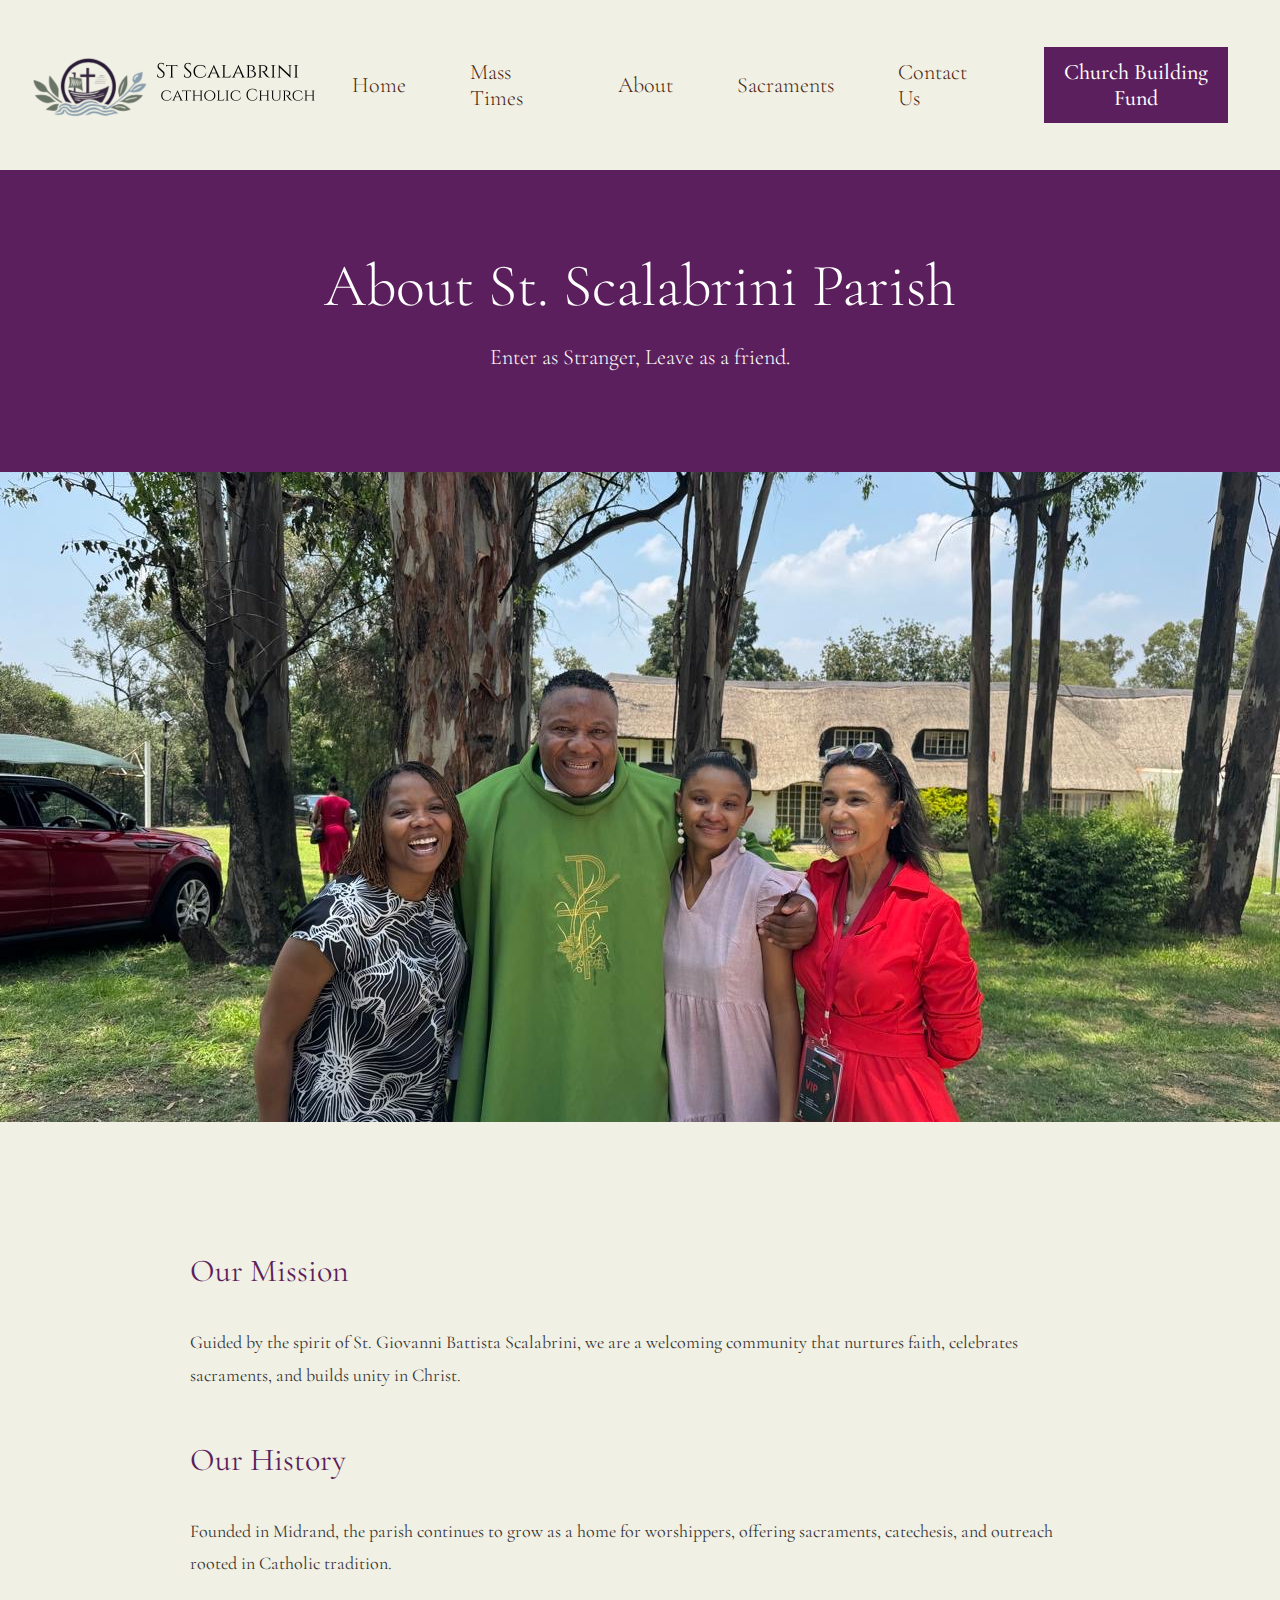
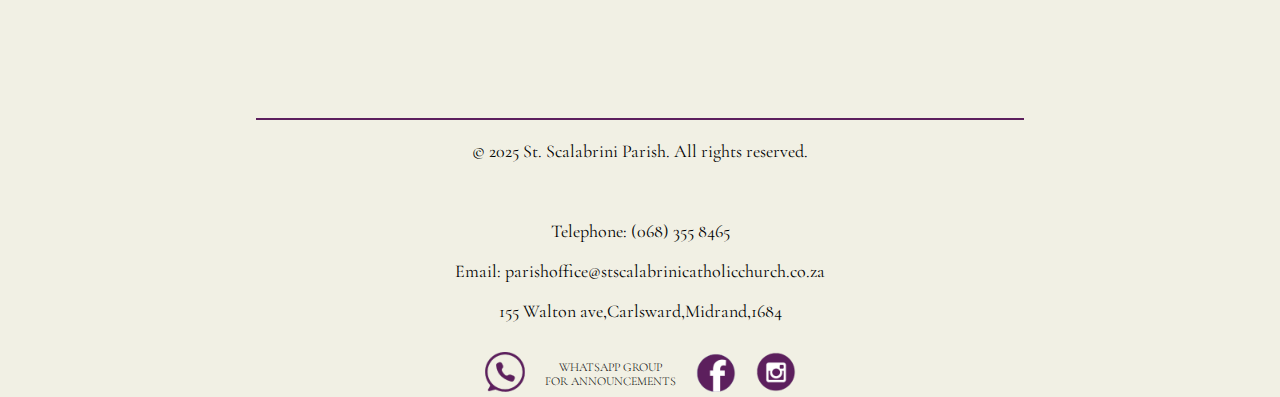
<file: scalabriniParish/about.html>
<!DOCTYPE html>
<html lang="en">
<head>
  <meta charset="UTF-8">
  <meta name="viewport" content="width=device-width, initial-scale=1.0">
  <title>About | St. Scalabrini Parish</title>
  <link rel="stylesheet" href="style.css">
  <link href="https://fonts.googleapis.com/css2?family=Cormorant+Garamond:wght@300;400;500&family=Roboto:wght@300;400;500&display=swap" rel="stylesheet">
</head>
<body>
  <!-- Navbar -->
  <nav class="navbar">
    <a href="index.html" class="home-link">
      <img src="images/stscalabrinilogo.png" class="home-icon" alt="Parish Icon">
    </a>
    <ul class="nav-links">
      <li class="close-btn">✕</li>
       <li><a href="index.html">Home</a></li>
      <li><a href="index.html#schedule">Mass Times</a></li>
      <li><a href="about.html" class="active">About</a></li>
      <li><a href="sacraments.html">Sacraments</a></li>
      <li><a href="contactus.html">Contact Us</a></li>
      <li>
        <div id="donate-button"><a href="churchBuilding.html">Church Building Fund</a></div>
      </li>
    </ul>
    <button class="hamburger">☰</button>
  </nav>

  <!-- Page Header -->
  <div class="page-header">
    <h1>About St. Scalabrini Parish</h1>
    <p>Enter as Stranger, Leave as a friend.</p>
  </div>
<!-- slides -->
  <div class="slideshow-container">
        <div class="mySlides fade">
            <img src="images/ladiesSmile.JPG" style="width:100%">
        </div>

        <div class="mySlides fade">
            <img src="images/kidsSmile.JPG" style="width:100%">
        </div>

  </div>

  <!-- Content Section -->
  <div class="page-content">
    <h2>Our Mission</h2>
    <p>
      Guided by the spirit of St. Giovanni Battista Scalabrini, we are a welcoming community that nurtures faith, celebrates sacraments, and builds unity in Christ.
    </p>
    <h2>Our History</h2>
    <p>
      Founded in Midrand, the parish continues to grow as a home for worshippers, offering sacraments, catechesis, and outreach rooted in Catholic tradition.
    </p>
  </div>


  <!-- FOOTER -->
    <div class="footer">
        <hr>
        <p>&copy; 2025 St. Scalabrini Parish. All rights reserved.</p>
        <br>
        <p>Telephone: (068) 355 8465</p>
        <p>Email: parishoffice@stscalabrinicatholicchurch.co.za</p>
        <p>155 Walton ave,Carlsward,Midrand,1684</p>

        <div class="social-media">


            <a href="#whatsapp" target="_blank">
                <img src="images/whatsapp-icon.png" alt="WhatsApp">
            </a>
            <div class="vericalt">
                <p>WHATSAPP GROUP</p>
                <p>FOR ANNOUNCEMENTS</p>
            </div>



            <a href="#facebook" target="_blank">
                <img src="images/facebook-icon.png" alt="facebook">
            </a>
            <a href="#instagram" target="_blank">
                <img src="images/instagram-icon.png" alt="Instagram">
            </a>


        </div>
    </div>

  <script src="script.js"></script>
</body>
</html>
</file>
<file: scalabriniParish/style.css>
/* ========== GLOBAL BASE STYLES (apply to all devices) ========== */
body {
  background: #F1F0E4;
  /* border: 6px solid rgb(198, 34, 34); */
  margin: 0;
  padding: 0;
  width: 100%;
  font-family: 'Cormorant Garamond', 'Times New Roman', serif;
}

/* ========== NAVBAR ========== */
.navbar {
  display: flex;
  justify-content: space-between;
  align-items: center;
  padding: 10px 20px;
  /* border: 6px solid black; */
}

.home-icon {
  height: auto;
  max-width: 350px;
  display: block;
  object-fit: contain;

}

.nav-links {
  display: flex;
  list-style: none;
  margin: 0;
  padding: 0;
  /* border: 6px solid black; */
  align-items: center;
  justify-content: center;
}

.nav-links li {
  margin: 2em;
  /* border: 6px solid black; */
}

.nav-links a {
  text-decoration: none;
  color: #472510;
  font-size: 22px;
  font-weight: 300;
}

.nav-links a:hover {
  color: brown;
}

/* Hamburger (hidden by default, shows in mobile) */
.hamburger {
  display: none;
  font-size: 28px;
  background: none;
  border: none;
  color: #5C1F5D;
  cursor: pointer;
  margin-left: 20px;
}

.nav-links .close-btn {
  display: none;
}

/* Donate button */
#donate-button a {
  display: inline-block;
  padding: 12px;
  background: #5C1F5D;
  color: white !important;
  text-align: center;
  font-weight: 500;
}

/* ========== SLIDESHOW ========== */
.slideshow-container {
  position: relative;
  width: 100vw;
  height: 650px;
  /* border: 6px solid black; */
  overflow: hidden;
  z-index: 1;
}

.mySlides {
  display: none;
  width: 100%;
  height: 100%;
}

.mySlides img {
  width: 100%;
  height: 100%;
  object-fit: cover;
  display: block;
}

/* Fade animation */
.fade {
  animation: fadeEffect 1.5s ease-in-out;
}

@keyframes fadeEffect {
  from {
    opacity: 0;
  }

  to {
    opacity: 1;
  }
}

/* Dots */
.dot-container {
  text-align: center;
  margin-top: 10px;
}

.dot {
  height: 15px;
  width: 15px;
  margin: 0 5px;
  background-color: #bbb;
  border-radius: 50%;
  display: inline-block;
  cursor: pointer;
}

.dot.active {
  background-color: #717171;
}


/* ========== WELCOME MESSAGE ========== */
.welcome-message {
  position: absolute;
  top: 70%;
  left: 2%;
  text-align: left;
  color: white;
  z-index: 2;
  /* border: 6px solid black; */
  margin: 0;
  padding: 0;
}

.welcome-message .small-text {
  font-size: 23px;
  margin: 0px 0 10px 0;
  padding: 0;
  /* border: 6px solid black; */
  font-family: 'Cormorant Garamond', 'Times New Roman', serif;
}

.welcome-message .big-text {
  font-size: 60px;
  font-weight: 100;
  margin: 0;
  padding: 0;
  color: white;
  background: rgba(128, 0, 128, 0.5);
  /* border: 6px solid black; */
  font-family: 'Cormorant Garamond', 'Times New Roman', serif;

}

.welcome-message .big-text2 {
  font-size: 40px;
  font-weight: 100;
  margin: 0;
  padding: 0;
  color: white;
  background: rgba(128, 0, 128, 0.5);
  /* border: 6px solid black; */
  font-family: 'Cormorant Garamond', 'Times New Roman', serif;
}

/* ========== SCALABRINI QUOTE========== */

.Scalabrini-quote {
  text-align: center;
  margin: 135px 0 80px 0;
  padding: 20px 0 20px 0;
  /* border: 6px solid black; */
  color: #5C1F5D;
  font-family: 'Cormorant Garamond', 'Times New Roman', serif;
  font-weight: 100;
}

.Scalabrini-quote h1 {
  font-size: 50px;
  font-weight: 100;
  color: #5C1F5D;
  font-family: 'Cormorant Garamond', 'Times New Roman', serif;
  margin: 0;
  padding: 0;


}

.Scalabrini-quote p {
  font-size: 15px;
  color: #040404;
  margin: 9px 0 9px 0;
  padding: 0;

}



/* ========== IMPORTANT TIMES========== */

.schedule-container {
  /* border: 6px solid black; */
  display: flex;
  justify-content: center;
  align-items: center;
  text-align: center;

  font-family: 'Cormorant Garamond', serif;
  padding: 0px;
  margin: 0px;
}

.schedule-item h2 {
  color: #5C1F5D;
  font-size: 28px;
  margin: 0;
  font-size: 50px;
  padding: 0px;
  margin: 0px;
  font-weight: 100;

}

.schedule-item p {
  /* border: 6px solid black; */
  color: #000000;
  font-size: 14px;
  margin: 5px 0 0 0;
  font-weight: 300;
  padding: 0px;
  margin: 0px;


}

.divider {
  width: 2px;
  /* thickness of vertical line */
  background: #5C1F5D;
  /* line color */
  height: 60px;
  /* line height (matches content) */
  margin: 90px;
  /* space around line */
}

/* ========== DONATIONS========== */

.donation-section {
  display: flex;
  width: 100%;
  /* full container width */
  height: 500px;
  /* adjust as needed */
  text-align: left;
  margin: 80px 0;
  /* border: 6px solid black; */
  background: #F1F0E4;
}

/* Text section */
.donation-prompt {
  flex: 1;
  /* take 50% of space */
  padding: 20px;
  display: flex;
  flex-direction: column;
  justify-content: center;
  /* vertically center text */
  background-color: #5C1F5D;
}

.donation-prompt h1 {
  font-size: 60px;
  text-align: center;
  margin-bottom: 20px;
  font-weight: 100;
  color: white;
  font-family: 'Cormorant Garamond', 'Times New Roman', serif;


}

.donation-prompt p {
  color: white;
  font-size: 20px;
  text-align: center;
  font-weight: 100;
  margin: 010px 10px 10px 10px;
  font-family: 'Cormorant Garamond', 'Times New Roman', serif;
  padding: 0px 50px 0px 50px;
  /* border: 6px solid black; */



}

/* Image section */
.donation-image {
  flex: 1;
  /* take 50% of space */
}

.donation-image img {
  width: 100%;
  height: 100%;
  object-fit: cover;
  /* ensures the image fills container without distortion */
}

.donate-button {
  text-align: center;
  margin-top: 10px;
  /* border:6px solid rgb(250, 248, 248); */


}

.donate-button a {
  display: inline-block;
  background-color: #5C1F5D;
  /* church purple */
  color: #fff;
  font-size: 24px;
  font-weight: 100;
  font-family: 'Cormorant Garamond', 'Times New Roman', serif;
  padding: 10px 30px;
  border-radius: 50px;
  /* pill-shape */
  text-decoration: none;
  transition: all 0.3s ease;
  box-shadow: 0 4px 8px rgba(0, 0, 0, 0.15);
  border: 2px solid #fff;

}

/* ========== EXPLORE THE PARISH ========== */

.explore-section {
  /* border: 6px solid black; */
  padding: 0px;
  margin: 120px 0px;
  text-align: center;
}

.explore-section h1 {
  font-size: 60px;
  font-weight: 100;
  margin: 0;
  padding: 0;
  color: #5C1F5D;

  /* border: 6px solid black; */
  font-family: 'Cormorant Garamond', 'Times New Roman', serif;
}

.explore-section p {
  font-size: 35px;
  font-weight: 100;
  margin: 30px 0 10px 0;
  padding: 0;
  color: #000000;
  /* border: 6px solid black; */
  font-family: "Monsieur La Doulaise", cursive;
}

.explore-buttons {
  text-align: center;
  margin: 80px 225px 0;
  /* border:6px solid rgb(250, 248, 248); */
  display: flex;
  justify-content: space-around;
  gap: 20px;


}


.explore-buttons a {
  /* border: 6px solid rgb(177, 36, 36); */
  display: flex;
  align-items: center;
  justify-content: center;
  background-color: #5C1F5D;
  /* church purple */

  width: 140px;
  /* shorter width */
  height: 190px;

  color: #fff;
  font-size: 18px;
  font-weight: 100;
  font-family: 'Cormorant Garamond', 'Times New Roman', serif;
  padding: 30px 30px;
  border-radius: 20px;
  text-decoration: none;
  text-align: center;

  flex-wrap: wrap;
  /* flex: 1 1 200px; */
  /* max-width: 250px; */

}

/* ========== Safeguarding ========== */

.safeguard {
  display: flex;
  align-items: center;
  justify-content: center;
  margin: 77px 77px;
  padding: 77px;
  font-family: 'Cormorant Garamond', 'Times New Roman', serif;
  font-size: 14px;
  border-top: 2px solid #5C1F5D;
  border-bottom: 2px solid #5C1F5D;
  flex-direction: column;
}

.safeguard img {
  height: 385.5px;
  width: 426.8px;
  margin-bottom: 71px;
}

.safeguard a {
  color: black;
  font-weight: 100;
  margin-left: 15px;
  text-align: center;
  /* margin-bottom: 113px; */
}

/* ========== MAPS ========== */

.maps {
  display: flex;
  justify-content: center;
  align-items: center;
  flex-direction: row;
  margin: 0px;
  padding: 0px;
  /* border: 6px solid black; */
  height: 768px;
}

.maps-intro {
  flex: 1;
  /* border: 6px solid black; */
  text-align: center;
  font-family: 'Cormorant Garamond', 'Times New Roman', serif;
  padding: 0px;
  background-color: #5C1F5D;
  height: 100%;
  flex: 1;
  display: flex;
  justify-content: center;
  align-items: center;
  flex-direction: column;
}

.maps-intro h1 {
  font-size: 180px;
  font-weight: 100;
  margin: 50px;
  padding: 0;
  color: white;
  /* border: 6px solid black; */


  font-family: 'Alex Brush', 'Brush Script MT', cursive;
}

.maps-intro p {
  font-size: 20px;
  font-weight: 100;
  margin: 10px 0 10px 0;
  padding: 0;
  color: white;
  /* border: 6px solid black; */
  font-family: 'Cormorant Garamond', 'Times New Roman', serif;
}

.maps-intro a {

  display: inline-block;
  background-color: #5C1F5D;
  /* church purple */
  color: #fff;
  font-size: 24px;
  font-weight: 100;
  font-family: 'Cormorant Garamond', 'Times New Roman', serif;
  padding: 10px 30px;
  margin-top: 87px;
  border-radius: 50px;
  /* pill-shape */
  text-decoration: none;
  transition: all 0.3s ease;
  box-shadow: 0 4px 8px rgba(0, 0, 0, 0.15);
  border: 2px solid #fff;
}



.maps-image {
  flex: 1;
  /* border: 6px solid black; */
  height: 768px;
  display: flex;
}

.maps-image img {
  width: 100%;
  height: 100%;
  object-fit: cover;
}


/* ========== FOOTER========== */
.footer {


  text-align: center;
  padding: 20px 0;
  font-family: 'Cormorant Garamond', 'Times New Roman', serif;
  font-size: 18px;
  margin-top: 47px;
  height: 255px;
}

hr { 
  border: none; 
  border-top: 2px solid #5C1F5D; 
  width: 60%;          /* keeps it shorter than full width */
  margin: 20px auto;   /* auto left/right centers it */
  width: 60%;
}

.social-media {
  margin: 30px 20px;
  display: flex;
  flex-direction: row;
  justify-content: center;
  gap: 20px;
  align-items: center;
  flex-wrap: wrap;


}

.social-media p {
  font-size: 12px;
  font-weight: 100;
  color: #5C1F5D;
  margin: 0;
  padding: 0;
  text-align: center;
  color: black;

}

.social-media img{
max-width: 8vw;   /* small relative to screen size */
  height: auto;
  max-height: 40px; /* keeps them from ever getting too big */
}

.WhatsappMessage{
  display: flex;
  flex-direction: column;
}


/* Inner Pages */
.page-header {
  text-align: center;
  background: #5C1F5D;
  color: white;
  padding: 80px 20px;
  font-family: 'Cormorant Garamond', serif;
}

.page-header h1 {
  font-size: 60px;
  font-weight: 100;
  margin: 0;
}

.page-header p {
  font-size: 22px;
  font-weight: 300;
}

.page-content {
  max-width: 900px;
  margin: 60px auto;
  padding: 20px;
  font-size: 18px;
  line-height: 1.8;
  font-family: 'Cormorant Garamond', serif;
  color: #333;
}

.page-content h2 {
  color: #5C1F5D;
  margin-top: 40px;
  font-size: 32px;
  font-weight: 400;
}

/* Small Button */
.small-btn {
  background: #5C1F5D;
  color: white;
  padding: 0.5em 1.2em;   /* scales with screen size */
  font-size: clamp(12px, 2vw, 14px); /* resizes text: min 12px, max 14px */
  border-radius: 2em;
  text-decoration: none;
  font-weight: 500;
  transition: all 0.3s ease-in-out;
  display: inline-block;
  text-align: center;
  cursor: pointer;
  white-space: nowrap; /* keeps text in one line */
}

.small-btn:hover {
  background: white;
  color: #5C1F5D;
  border: 1px solid #5C1F5D;
}





/* ========== RESPONSIVE BREAKPOINTS ========== */


/* --- Mobile (400px and below) --- */
@media (max-width: 768px) {

  /* Navbar */
  .home-icon {
    height: auto;
    width: 200px;
    padding: 0px !important;
    margin: 10px 0px 1px 0px !important;
    /* border: 6px solid black; */

  }

  .home-icon img {
    object-fit: contain;
    padding: 0px;
    margin: 0px;

    /* border: 6px solid rgb(155, 40, 40); */
  }

  .hamburger {
    display: block;
    font-size: 38px;
    font-weight: 100;
  }

  .nav-links {
    display: none;
    flex-direction: column;
    position: fixed;
    top: 0;
    left: 0;
    width: 100vw;
    height: 100vh;
    background: #5C1F5D;
    justify-content: center;
    align-items: center;
    z-index: 999;
    transition: transform 0.3s ease;
  }

  .nav-links.show {
    display: flex;
  }

  .nav-links a {
    padding: 20px;
    margin: 10px 0;
    font-size: 24px;
    color: #f7cc8d;
    border: none;
    border-top: 1px solid #F1F0E4;
  }

  .nav-links .close-btn {
    display: block;
    position: absolute;
    top: 40px;
    right: 40px;
    font-size: 30px;
    cursor: pointer;
    color: #f7cc8d;
  }

  .nav-links .close-btn:hover {
    color: #f8f6f4;
  }

  /* Slideshow */
  .slideshow-container {
    height: 400px;
  }

  /* Welcome text */
  .welcome-message .small-text {
    font-size: 18px !important;
    font-weight: bold !important;
  }

  .welcome-message .big-text {
    font-size: 30px !important;
    font-weight: 100 !important;
    font-family: 'Cormorant Garamond', 'Times New Roman', serif;
  }

  .welcome-message .big-text2 {
    font-size: 15px !important;
    font-weight: 100 !important;
    font-family: 'Cormorant Garamond', 'Times New Roman', serif;

  }

  /* Scalabrini quote */
  .Scalabrini-quote {
    margin-top: 78px;
    margin-bottom: 50px;
    padding: 5px;



  }

  .Scalabrini-quote h1 {
    font-size: 30px !important;
    font-weight: 500 !important;
    margin: 0;
    padding: 0;


  }

  .Scalabrini-quote p {
    font-size: 10px !important;
    font-weight: 500 !important;
    margin: 7px 0 7px 0;
    padding: 0;

  }

  /* IMPORTANT TIMES  */
  .schedule-container {
    flex-direction: column;
  }

  .divider {
    width: 80%;
    height: 2px;
    margin: 20px auto;
  }

  .schedule-item h2 {
    font-size: 30px;
    font-weight: 200;
  }

  .schedule-item p {
    margin-top: 7px;
    font-size: 14px;
    color: #000000;
    font-weight: 500;
  }

  /* donation section  */

  .donation-section {
    flex-direction: column;
    /* stack instead of side-by-side */
    height: auto;
    /* let it grow naturally */
  }

  .donation-prompt {
    padding: 20px 15px;
    /* smaller padding */
    text-align: center;
    /* center text for mobile */
  }

  .donation-prompt h1 {
    font-size: 36px;
    /* smaller headline */
    line-height: 1.2;
  }

  .donation-prompt p {
    font-size: 16px;
    /* smaller body text */
    padding: 0 20px;
    /* reduce side padding */
  }

  .donation-image {
    order: -1;
    /* move image above text (optional) */
    height: 250px;
    /* give a fixed height for image */
  }

  .donation-image img {
    width: 100%;
    height: 100%;
    object-fit: cover;
  }

  .donate-button a {
    display: inline-block;
    background-color: #5C1F5D;
    /* church purple */
    color: #fff;
    font-size: 20px;
    font-weight: 600;
    font-family: 'Cormorant Garamond', 'Times New Roman', serif;
    padding: 15px 30px;
    border-radius: 50px;
    /* pill-shape */
    text-decoration: none;
    transition: all 0.3s ease;
    box-shadow: 0 4px 8px rgba(0, 0, 0, 0.15);

  }

  .donate-button a:hover {
    background-color: #7D2A7F;
    /* lighter purple on hover */
    transform: translateY(-2px);
    /* subtle lift effect */
    box-shadow: 0 6px 12px rgba(0, 0, 0, 0.2);
  }

  /* Page header */
  .page-header {
    text-align: center;
    padding: 3rem 1rem;
    background: #5C1F5D;
    color: white;
    font-family: 'Cormorant Garamond', serif;
    margin-bottom: 1.5rem;
  }

  .page-header h1 {
    font-size: 3.5rem;
    font-family: 'Cormorant Garamond', serif;
  }

  .page-header p {
    font-size: 1.2rem;
    color: #f9f8f8;
    font-family: "Monsieur La Doulaise", cursive;
  }

  /* Building Fund Images */
  .building-images {
    display: flex;
    flex-direction: column;
    gap: 1.5rem;
    margin: 2rem 0;
  }

  .fund-image img {
    width: 100%;
    height: auto;
    display: block;
    border-radius: 12px;
  }

  /* Donation Instructions */
  .donation-instructions {
    padding: 2rem 1rem;
    max-width: 900px;
    margin: 0 auto;
  }

  .donation-instructions h2 {
    text-align: center;
    margin-bottom: 1.5rem;
  }

  .donation-box {
    background: #fafafa;
    padding: 1.5rem;
    margin-bottom: 1.5rem;
    border-radius: 12px;
    box-shadow: 0px 2px 8px rgba(0, 0, 0, 0.08);
  }



  /* Explore Section */
  .explore-section {
    margin: 60px 0;
    padding: 0 10px;
  }

  .explore-section h1 {
    font-size: 36px;
  }

  .explore-section p {
    font-size: 20px;
    margin: 20px 0 10px 0;
  }

  .explore-buttons {
    flex-direction: column;
    margin: 40px auto 0 auto;
    gap: 15px;
  }

  .explore-buttons a {
    width: 80%;
    height: auto;
    font-size: 16px;
    padding: 20px 15px;
    margin: 0 10%;
  }

  /* Safeguard Section */
  .safeguard {
    margin: 30px 10px;
    padding: 30px 10px;
  }

  .safeguard img {
    width: 80%;
    height: auto;
    margin-bottom: 30px;
  }

  .safeguard a {
    margin-left: 0;
    display: block;
    margin-top: 10px;
  }

  /* Maps Section */
  .maps {
    flex-direction: column;
    height: auto;
  }

  .maps-intro {
    padding: 20px 10px;
    height: auto;
    width: 100%;
  }

  .maps-intro h1 {
    font-size: 72px;
    margin: 20px 0;
  }

  .maps-intro p {
    font-size: 16px;
  }

  .maps-intro a {
    font-size: 18px;
    padding: 8px 20px;
    margin-top: 30px;
  }

  .maps-image {
    width: 100%;
    height: 300px;
    /* adjust as needed */
    margin-top: 20px;
  }

  .maps-image img {
    width: 100%;
    height: 100%;
    object-fit: cover;
  }

  /* Footer */
  .footer {
    font-size: 16px;
    padding: 15px 5px;
    height: auto;
  }
}
</file>
